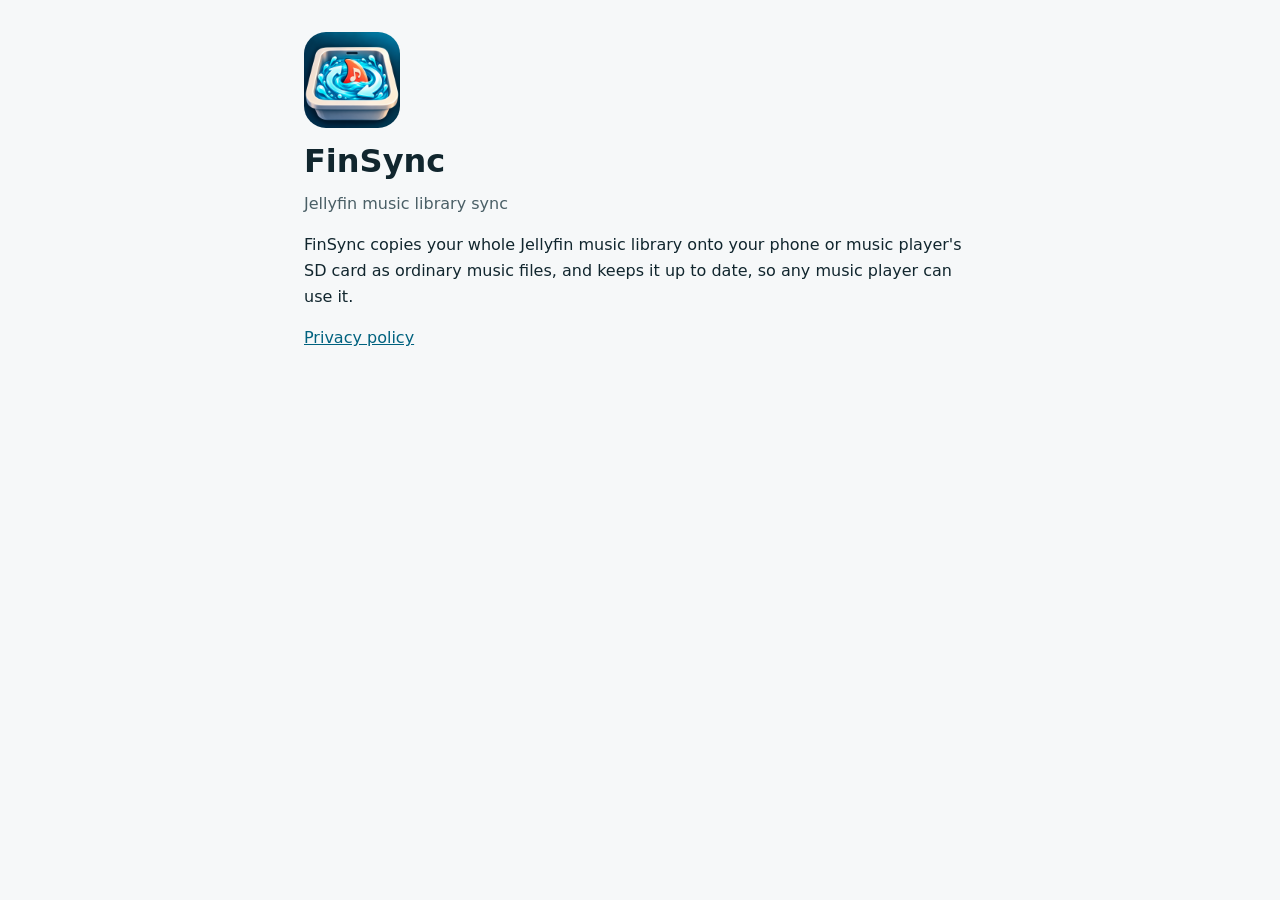
<file: index.html>
<!doctype html>
<html lang="en">
<head>
<meta charset="utf-8">
<meta name="viewport" content="width=device-width, initial-scale=1">
<title>FinSync</title>
<style>
:root{--bg:#f6f8f9;--fg:#11262e;--muted:#4a5f66;--accent:#00627f}
@media (prefers-color-scheme:dark){:root{--bg:#0b1d24;--fg:#e6eef0;--muted:#a9bcc1;--accent:#5cc8e6}}
body{margin:0;background:var(--bg);color:var(--fg);font:16px/1.6 system-ui,sans-serif}
main{max-width:42rem;margin:0 auto;padding:2rem 16px}
h1{margin:0 0 .25rem}p.sub{color:var(--muted);margin-top:0}a{color:var(--accent)}
img{width:96px;height:96px;border-radius:22px}
</style>
</head>
<body><main>
<img src="icon.png" alt="FinSync icon">
<h1>FinSync</h1>
<p class="sub">Jellyfin music library sync</p>
<p>FinSync copies your whole Jellyfin music library onto your phone or music player's SD card as ordinary music files, and keeps it up to date, so any music player can use it.</p>
<p><a href="privacy.html">Privacy policy</a></p>
</main></body>
</html>
</file>
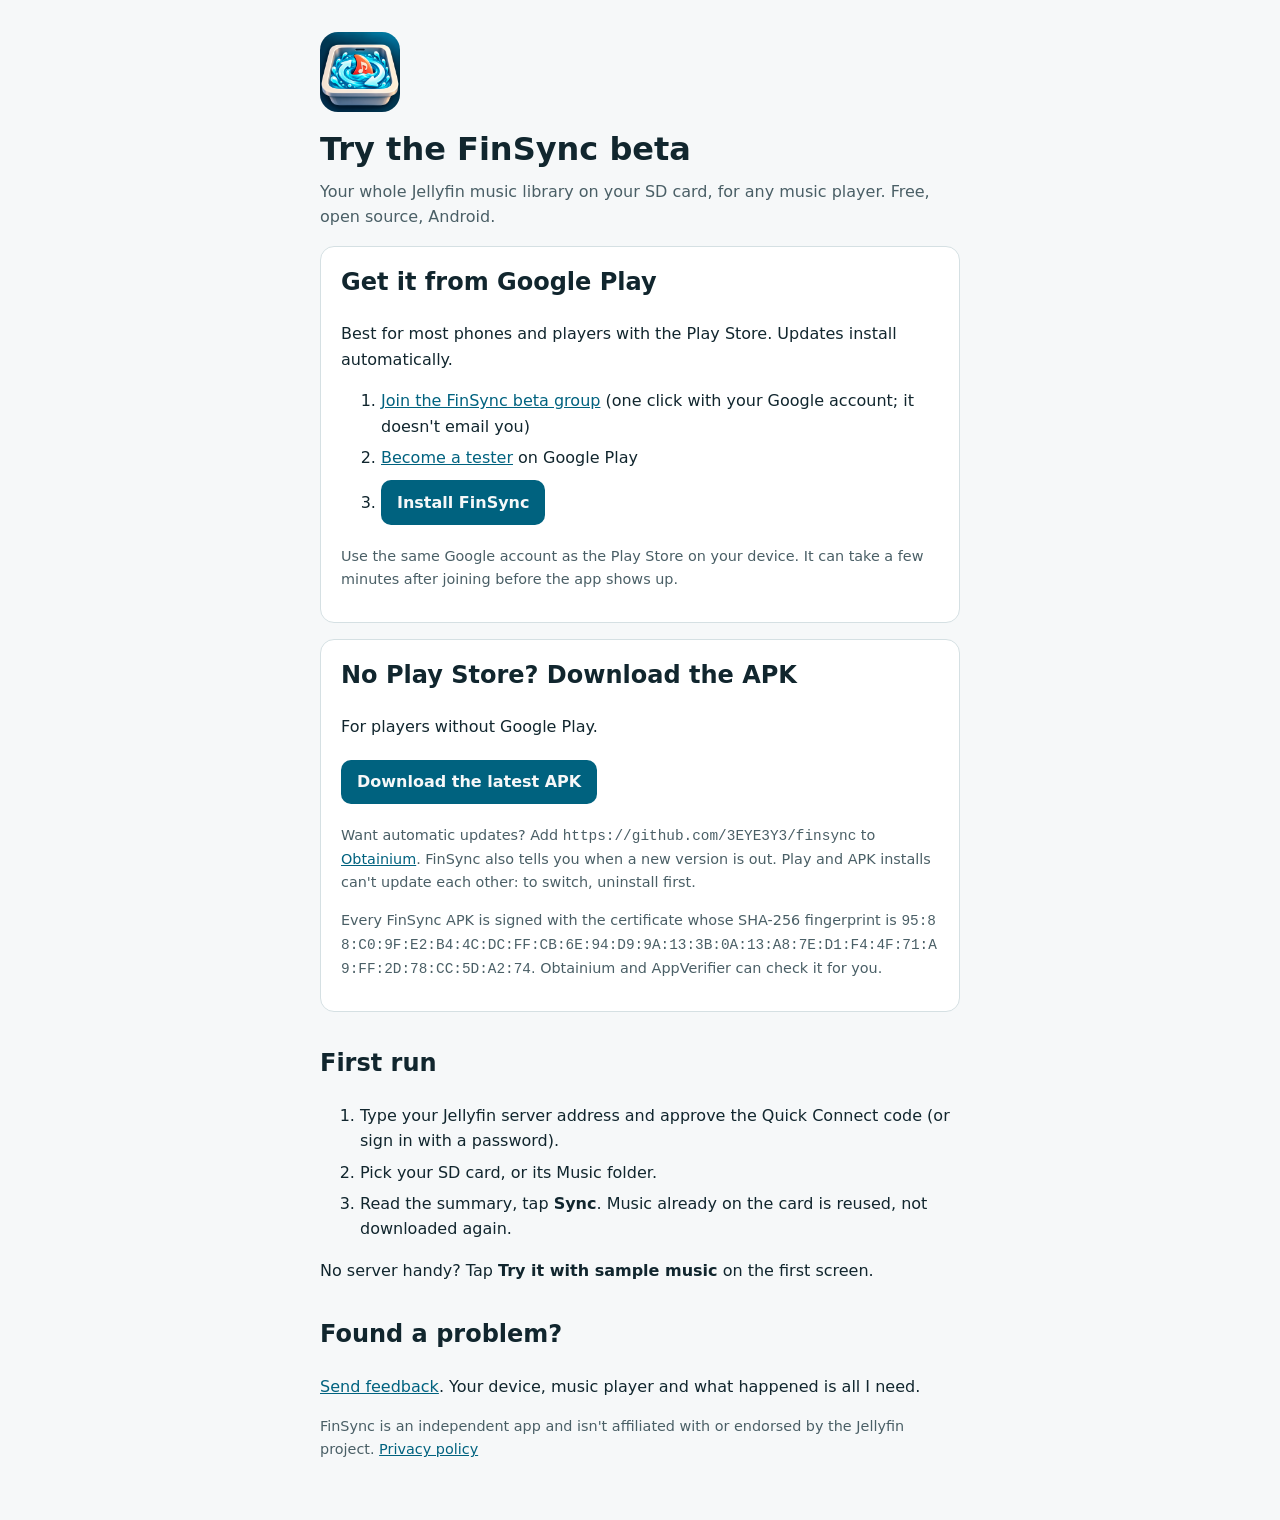
<file: beta.html>
<!doctype html>
<html lang="en">
<head>
<meta charset="utf-8">
<meta name="viewport" content="width=device-width, initial-scale=1">
<title>FinSync Beta</title>
<link rel="stylesheet" href="style.css">
</head>
<body><main>
<a href="./"><img class="icon" src="icon.png" alt="FinSync icon"></a>
<h1>Try the FinSync beta</h1>
<p class="sub">Your whole Jellyfin music library on your SD card, for any music player. Free, open source, Android.</p>

<div class="card">
<h2>Get it from Google Play</h2>
<p>Best for most phones and players with the Play Store. Updates install automatically.</p>
<ol>
<li><a href="https://groups.google.com/g/finsync-beta">Join the FinSync beta group</a> (one click with your Google account; it doesn't email you)</li>
<li><a href="https://play.google.com/apps/testing/com.eye3y3.finsync">Become a tester</a> on Google Play</li>
<li><a class="btn" href="https://play.google.com/store/apps/details?id=com.eye3y3.finsync">Install FinSync</a></li>
</ol>
<p class="small">Use the same Google account as the Play Store on your device. It can take a few minutes after joining before the app shows up.</p>
</div>

<div class="card">
<h2>No Play Store? Download the APK</h2>
<p>For players without Google Play.</p>
<p><a class="btn" href="https://github.com/3EYE3Y3/finsync/releases/latest">Download the latest APK</a></p>
<p class="small">Want automatic updates? Add <code>https://github.com/3EYE3Y3/finsync</code> to <a href="https://obtainium.imranr.dev/">Obtainium</a>. FinSync also tells you when a new version is out. Play and APK installs can't update each other: to switch, uninstall first.</p>
<p class="small">Every FinSync APK is signed with the certificate whose SHA-256 fingerprint is <code style="word-break:break-all">95:88:C0:9F:E2:B4:4C:DC:FF:CB:6E:94:D9:9A:13:3B:0A:13:A8:7E:D1:F4:4F:71:A9:FF:2D:78:CC:5D:A2:74</code>. Obtainium and AppVerifier can check it for you.</p>
</div>

<h2>First run</h2>
<ol>
<li>Type your Jellyfin server address and approve the Quick Connect code (or sign in with a password).</li>
<li>Pick your SD card, or its Music folder.</li>
<li>Read the summary, tap <strong>Sync</strong>. Music already on the card is reused, not downloaded again.</li>
</ol>
<p>No server handy? Tap <strong>Try it with sample music</strong> on the first screen.</p>

<h2>Found a problem?</h2>
<p><a href="feedback.html">Send feedback</a>. Your device, music player and what happened is all I need.</p>
<p class="small">FinSync is an independent app and isn't affiliated with or endorsed by the Jellyfin project. <a href="privacy.html">Privacy policy</a></p>
</main></body>
</html>
</file>
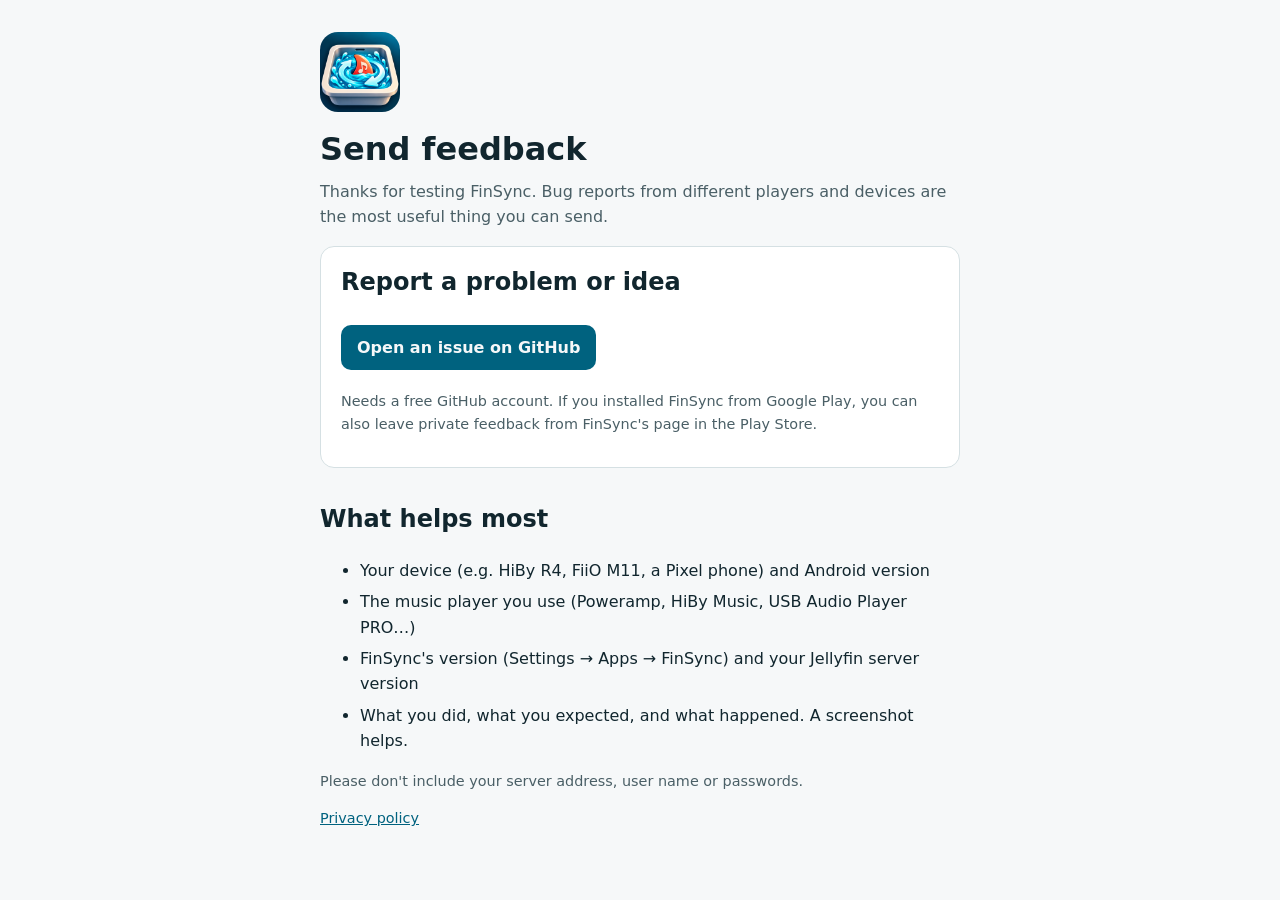
<file: feedback.html>
<!doctype html>
<html lang="en">
<head>
<meta charset="utf-8">
<meta name="viewport" content="width=device-width, initial-scale=1">
<title>FinSync Feedback</title>
<link rel="stylesheet" href="style.css">
</head>
<body><main>
<a href="./"><img class="icon" src="icon.png" alt="FinSync icon"></a>
<h1>Send feedback</h1>
<p class="sub">Thanks for testing FinSync. Bug reports from different players and devices are the most useful thing you can send.</p>

<div class="card">
<h2>Report a problem or idea</h2>
<p><a class="btn" href="https://github.com/3EYE3Y3/finsync/issues/new/choose">Open an issue on GitHub</a></p>
<p class="small">Needs a free GitHub account. If you installed FinSync from Google Play, you can also leave private feedback from FinSync's page in the Play Store.</p>
</div>

<h2>What helps most</h2>
<ul>
<li>Your device (e.g. HiBy R4, FiiO M11, a Pixel phone) and Android version</li>
<li>The music player you use (Poweramp, HiBy Music, USB Audio Player PRO…)</li>
<li>FinSync's version (Settings → Apps → FinSync) and your Jellyfin server version</li>
<li>What you did, what you expected, and what happened. A screenshot helps.</li>
</ul>
<p class="small">Please don't include your server address, user name or passwords.</p>
<p class="small"><a href="privacy.html">Privacy policy</a></p>
</main></body>
</html>
</file>
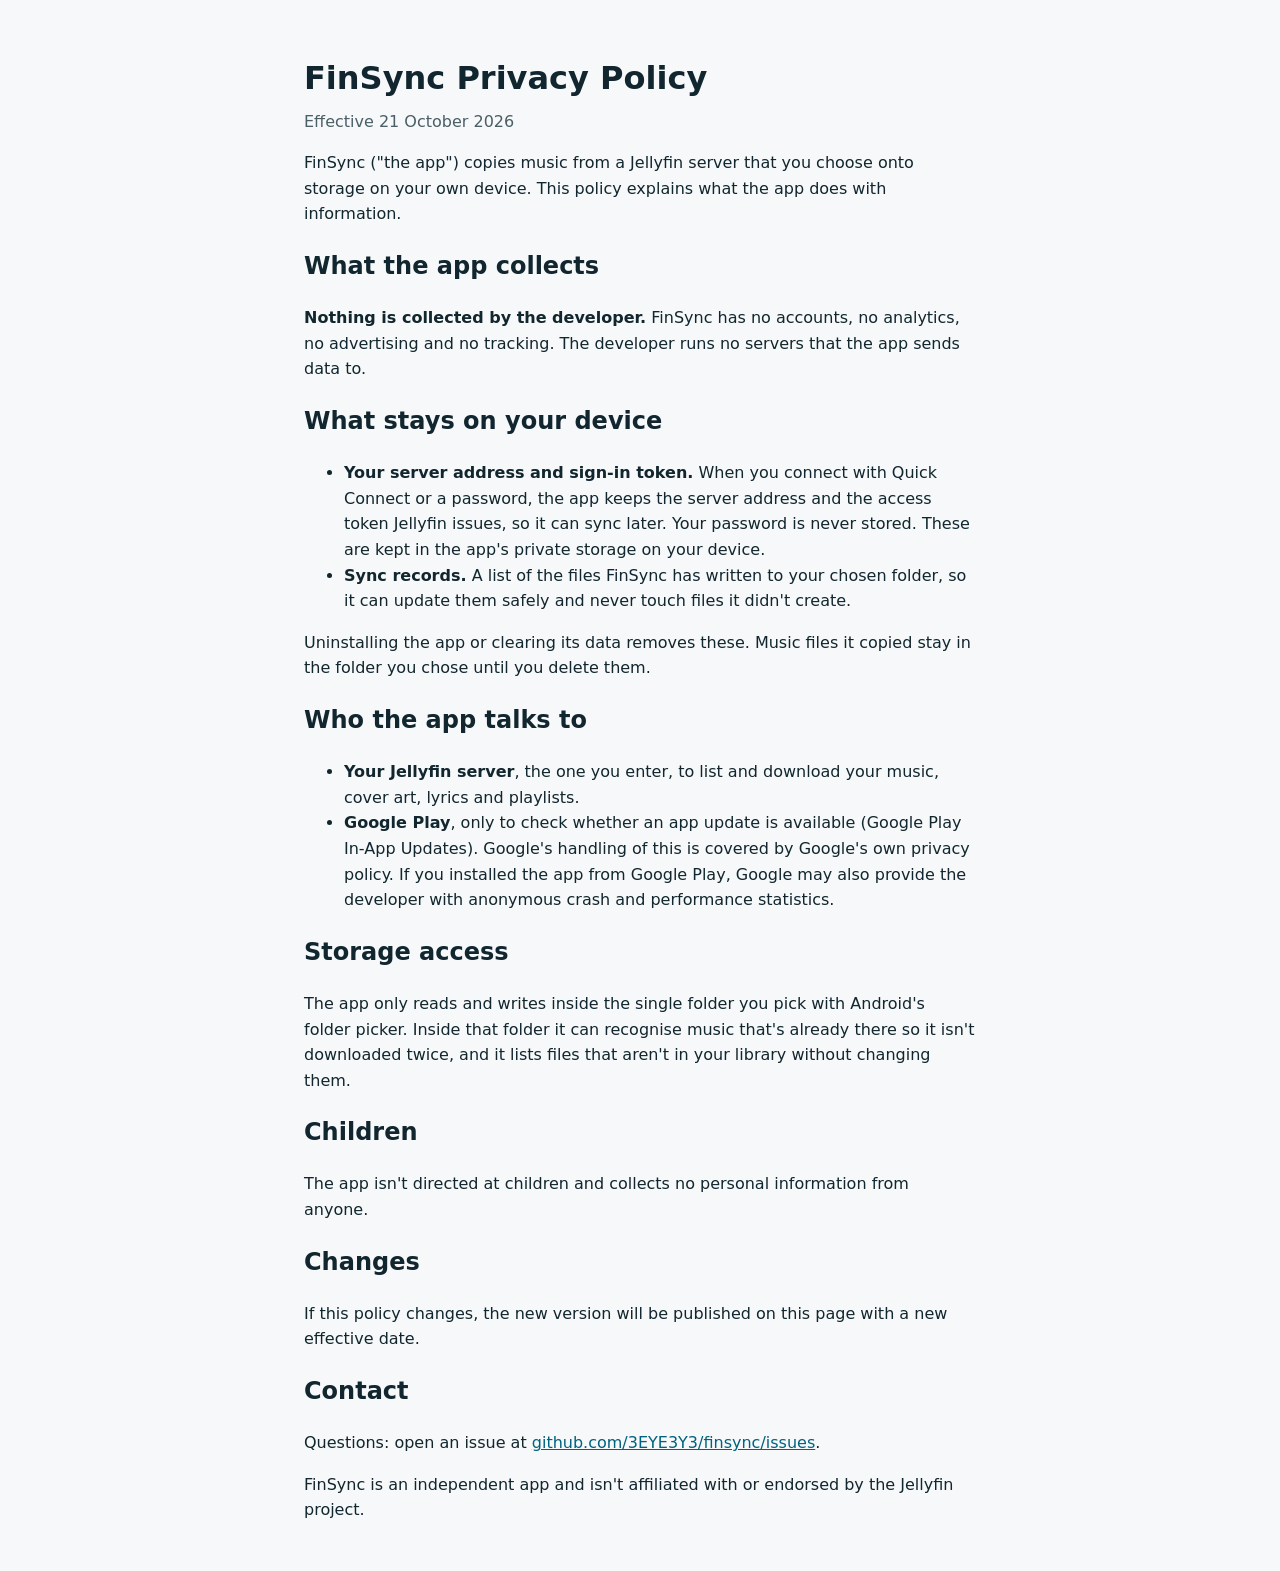
<file: privacy.html>
<!doctype html>
<html lang="en">
<head>
<meta charset="utf-8">
<meta name="viewport" content="width=device-width, initial-scale=1">
<title>FinSync Privacy Policy</title>
<style>
:root{--bg:#f6f8f9;--fg:#11262e;--muted:#4a5f66;--accent:#00627f}
@media (prefers-color-scheme:dark){:root{--bg:#0b1d24;--fg:#e6eef0;--muted:#a9bcc1;--accent:#5cc8e6}}
body{margin:0;background:var(--bg);color:var(--fg);font:16px/1.6 system-ui,sans-serif}
main{max-width:42rem;margin:0 auto;padding:2rem 16px}
h1{margin-bottom:.25rem}p.sub{color:var(--muted);margin-top:0}a{color:var(--accent)}
</style>
</head>
<body><main>
<h1>FinSync Privacy Policy</h1>
<p class="sub">Effective 21 October 2026</p>

<p>FinSync ("the app") copies music from a Jellyfin server that you choose onto storage on your own device. This policy explains what the app does with information.</p>

<h2>What the app collects</h2>
<p><strong>Nothing is collected by the developer.</strong> FinSync has no accounts, no analytics, no advertising and no tracking. The developer runs no servers that the app sends data to.</p>

<h2>What stays on your device</h2>
<ul>
<li><strong>Your server address and sign-in token.</strong> When you connect with Quick Connect or a password, the app keeps the server address and the access token Jellyfin issues, so it can sync later. Your password is never stored. These are kept in the app's private storage on your device.</li>
<li><strong>Sync records.</strong> A list of the files FinSync has written to your chosen folder, so it can update them safely and never touch files it didn't create.</li>
</ul>
<p>Uninstalling the app or clearing its data removes these. Music files it copied stay in the folder you chose until you delete them.</p>

<h2>Who the app talks to</h2>
<ul>
<li><strong>Your Jellyfin server</strong>, the one you enter, to list and download your music, cover art, lyrics and playlists.</li>
<li><strong>Google Play</strong>, only to check whether an app update is available (Google Play In-App Updates). Google's handling of this is covered by Google's own privacy policy. If you installed the app from Google Play, Google may also provide the developer with anonymous crash and performance statistics.</li>
</ul>

<h2>Storage access</h2>
<p>The app only reads and writes inside the single folder you pick with Android's folder picker. Inside that folder it can recognise music that's already there so it isn't downloaded twice, and it lists files that aren't in your library without changing them.</p>

<h2>Children</h2>
<p>The app isn't directed at children and collects no personal information from anyone.</p>

<h2>Changes</h2>
<p>If this policy changes, the new version will be published on this page with a new effective date.</p>

<h2>Contact</h2>
<p>Questions: open an issue at <a href="https://github.com/3EYE3Y3/finsync/issues">github.com/3EYE3Y3/finsync/issues</a>.</p>

<p>FinSync is an independent app and isn't affiliated with or endorsed by the Jellyfin project.</p>
</main></body>
</html>
</file>
<file: style.css>
:root{--bg:#f6f8f9;--fg:#11262e;--muted:#4a5f66;--accent:#00627f;--card:#ffffff;--line:#d5e0e3}
@media (prefers-color-scheme:dark){:root{--bg:#0b1d24;--fg:#e6eef0;--muted:#a9bcc1;--accent:#5cc8e6;--card:#12303b;--line:#24485a}}
*{box-sizing:border-box}
body{margin:0;background:var(--bg);color:var(--fg);font:16px/1.6 system-ui,sans-serif}
main{max-width:42rem;margin:0 auto;padding:2rem 16px 3rem}
h1{margin:.25rem 0}h2{margin-top:2rem}
p.sub{color:var(--muted);margin-top:0}
a{color:var(--accent)}
img.icon{width:80px;height:80px;border-radius:18px}
.card{background:var(--card);border:1px solid var(--line);border-radius:14px;padding:1rem 1.25rem;margin:1rem 0}
.card h2{margin-top:0}
.btn{display:inline-block;background:var(--accent);color:var(--bg);text-decoration:none;font-weight:600;padding:.6rem 1rem;border-radius:10px;margin:.25rem 0}
ol li,ul li{margin:.35rem 0}
.small{color:var(--muted);font-size:.9rem}
</file>
